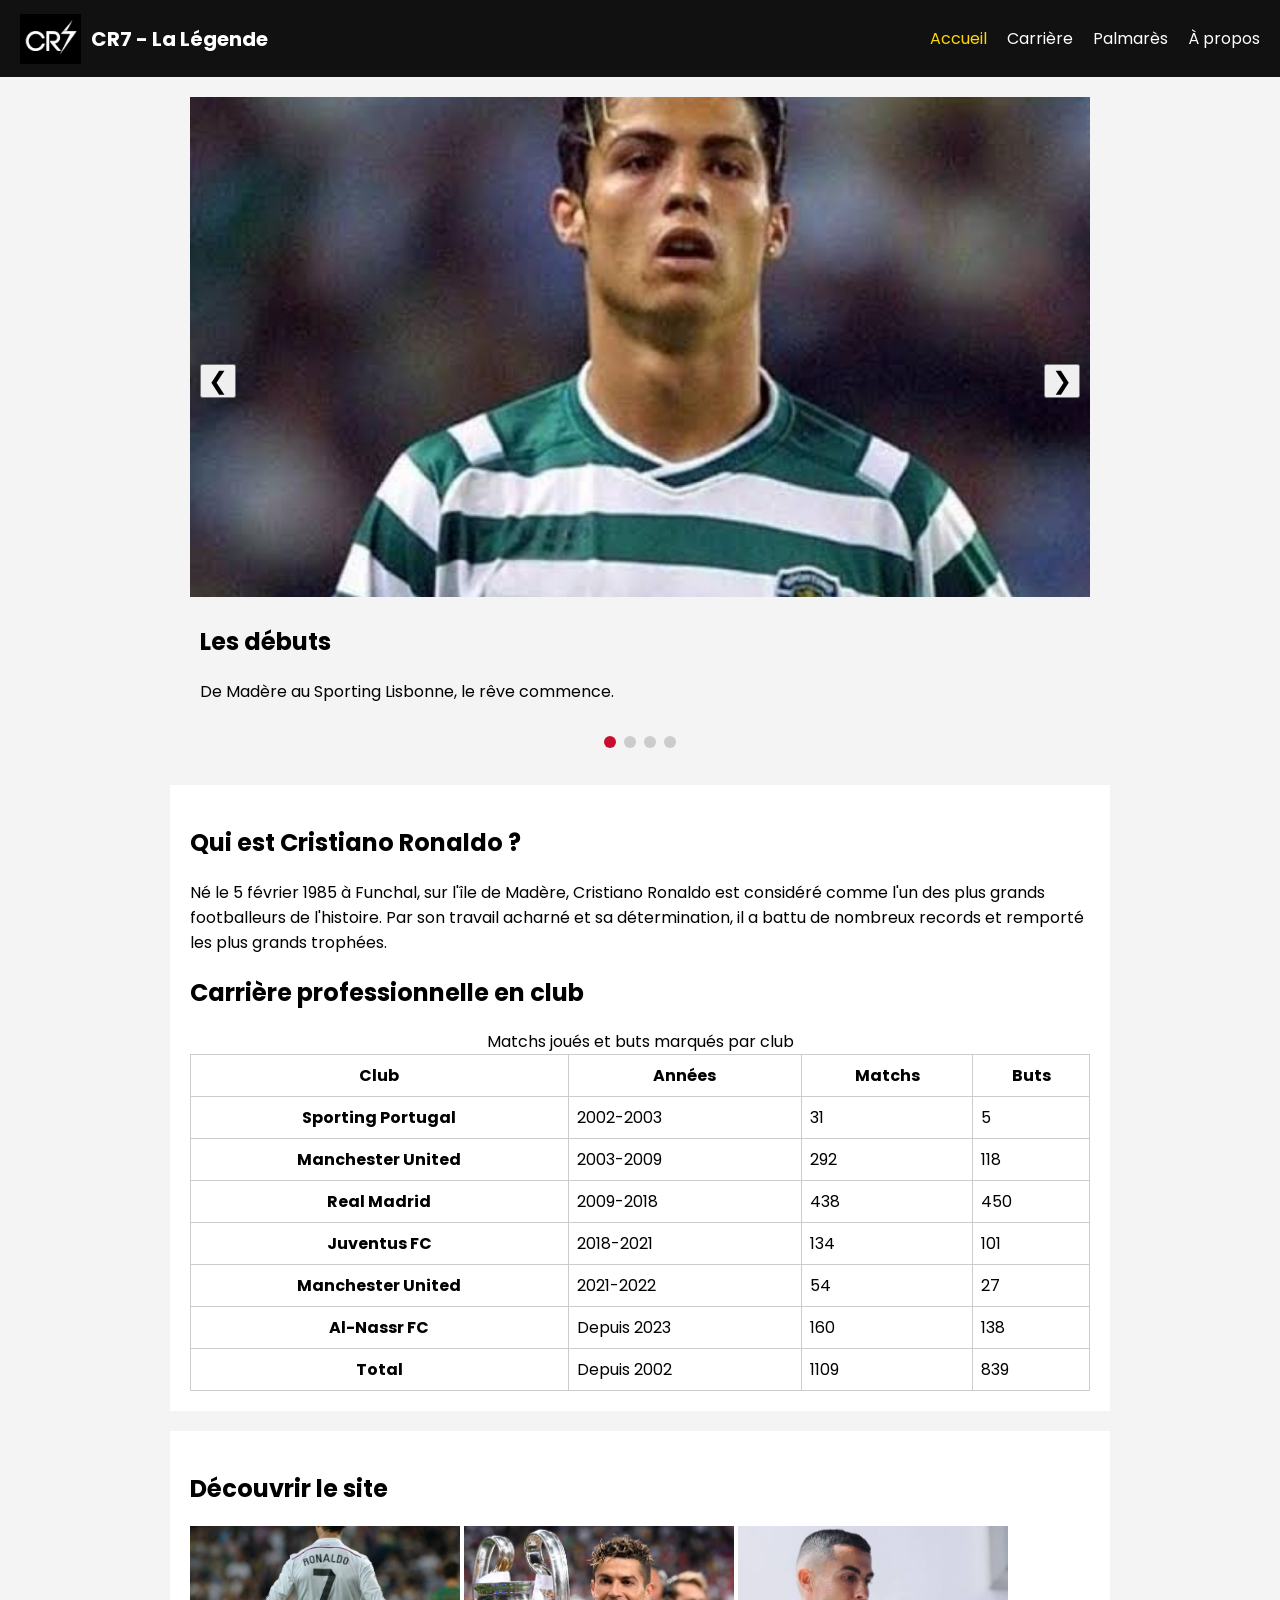
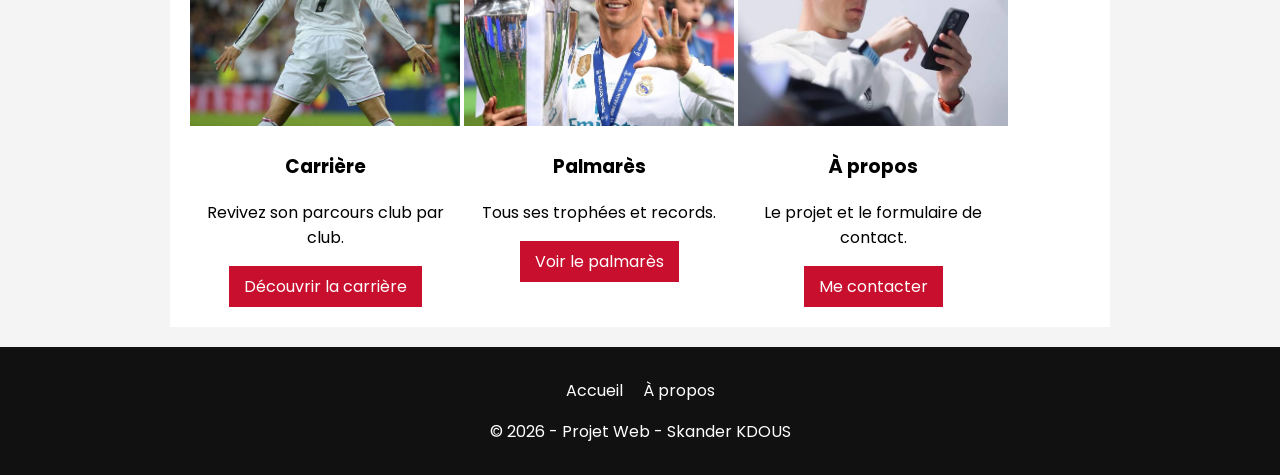
<file: index.html>
<!DOCTYPE html><!-- Version 5 de HTML -->
<html lang="fr"><!-- Précision de la langue pour le navigateur -->
    <head><!-- Entête du document -->
        <meta charset="UTF-8"><!-- Encodage des caractères en UTF-8 -->
        <meta name="viewport" content="width=device-width, initial-scale=1.0"><!-- Affichage adapté aux téléphones -->
        <meta name="description" content="Site consacré à Cristiano Ronaldo : sa carrière, ses statistiques et son palmarès."><!-- Description pour les moteurs de recherche -->
        <meta name="author" content="Skander KDOUS"><!-- Auteur du site -->
        <title>Accueil | CR7 - La Légende</title><!-- Titre de l'onglet -->
        <link rel="preconnect" href="https://fonts.googleapis.com">
        <link rel="preconnect" href="https://fonts.gstatic.com" crossorigin>
        <link href="https://fonts.googleapis.com/css2?family=Poppins:wght@400;600;700&display=swap" rel="stylesheet">
        <link rel="stylesheet" href="css/style.css"><!-- Lien vers la feuille de style -->
        <script src="js/menu.js" defer></script>
        <script src="js/carousel.js" defer></script>
    </head><!-- Fin entête -->

    <body><!-- Début du code de la page -->

        <!-- ===== EN-TÊTE ===== -->
        <header>
            <a href="index.html" class="logo">
                <img src="img/cr7_logo.jpg" alt="Logo CR7">
                <span class="titre-site">CR7 - La Légende</span>
            </a>
            <!-- Bouton du menu sur téléphone (géré par menu.js) -->
            <button type="button" class="burger" aria-label="Ouvrir le menu" aria-expanded="false">&#9776;</button>
            <nav aria-label="Menu principal">
                <ul>
                    <li><a href="index.html" aria-current="page">Accueil</a></li>
                    <li><a href="pages/carriere.html">Carrière</a></li>
                    <li><a href="pages/palmares.html">Palmarès</a></li>
                    <li><a href="pages/apropos.html">À propos</a></li>
                </ul>
            </nav>
        </header>

        <!-- ===== CONTENU PRINCIPAL ===== -->
        <main>

            <!-- ===== CARROUSEL ===== -->
            <div class="caroussel" role="region" aria-roledescription="carrousel" aria-label="Les grandes étapes de CR7">
                <ul>
                    <li class="active">
                        <img src="img/slide1.jpg" alt="Cristiano Ronaldo sous le maillot du Sporting Lisbonne">
                        <h2>Les débuts</h2>
                        <p>De Madère au Sporting Lisbonne, le rêve commence.</p>
                    </li>
                    <li>
                        <img src="img/slide2.jpg" alt="Cristiano Ronaldo sous le maillot de Manchester United">
                        <h2>Manchester United</h2>
                        <p>Le premier Ballon d'Or en 2008.</p>
                    </li>
                    <li>
                        <img src="img/slide3.jpg" alt="Cristiano Ronaldo sous le maillot du Real Madrid">
                        <h2>Real Madrid</h2>
                        <p>Neuf saisons, 450 buts, meilleur buteur de l'histoire du club.</p>
                    </li>
                    <li>
                        <img src="img/slide4.jpg" alt="Cristiano Ronaldo sous le maillot du Portugal">
                        <h2>Portugal</h2>
                        <p>Champion d'Europe 2016, le rêve d'une nation.</p>
                    </li>
                </ul>
                <!-- type="button" et aria-label : les flèches sont lisibles par les lecteurs d'écran -->
                <button type="button" class="fleche gauche" aria-label="Image précédente">&#10094;</button>
                <button type="button" class="fleche droite" aria-label="Image suivante">&#10095;</button>
                <div class="points"></div><!-- Les points sont ajoutés par le JavaScript -->
            </div>

            <!-- ===== PRÉSENTATION ===== -->
            <section>
                <h1>Qui est Cristiano Ronaldo ?</h1>
                <p>Né le <time datetime="1985-02-05">5 février 1985</time> à Funchal, sur l'île de Madère, Cristiano Ronaldo est considéré comme l'un des plus grands footballeurs de l'histoire. Par son travail acharné et sa détermination, il a battu de nombreux records et remporté les plus grands trophées.</p>

                <h2>Carrière professionnelle en club</h2>

                <table id="table-stats">
                    <caption>Matchs joués et buts marqués par club</caption><!-- Titre du tableau -->
                    <thead>
                        <tr>
                            <th scope="col">Club</th>
                            <th scope="col">Années</th>
                            <th scope="col">Matchs</th>
                            <th scope="col">Buts</th>
                        </tr>
                    </thead>
                    <tbody>
                        <tr>
                            <th scope="row">Sporting Portugal</th>
                            <td>2002-2003</td>
                            <td>31</td>
                            <td>5</td>
                        </tr>
                        <tr>
                            <th scope="row">Manchester United</th>
                            <td>2003-2009</td>
                            <td>292</td>
                            <td>118</td>
                        </tr>
                        <tr>
                            <th scope="row">Real Madrid</th>
                            <td>2009-2018</td>
                            <td>438</td>
                            <td>450</td>
                        </tr>
                        <tr>
                            <th scope="row">Juventus FC</th>
                            <td>2018-2021</td>
                            <td>134</td>
                            <td>101</td>
                        </tr>
                        <tr>
                            <th scope="row">Manchester United</th>
                            <td>2021-2022</td>
                            <td>54</td>
                            <td>27</td>
                        </tr>
                        <tr>
                            <th scope="row">Al-Nassr FC</th>
                            <td>Depuis 2023</td>
                            <td>160</td>
                            <td>138</td>
                        </tr>
                    </tbody>
                    <tfoot>
                        <tr>
                            <th scope="row">Total</th>
                            <td>Depuis 2002</td>
                            <td>1109</td>
                            <td>839</td>
                        </tr>
                    </tfoot>
                </table>
            </section>

            <!-- ===== CARTES DE NAVIGATION ===== -->
            <section class="cartes">
                <h2>Découvrir le site</h2>

                <article class="conteneur-cartes"><!-- article : chaque carte est un bloc indépendant -->
                    <img src="img/slide5.jpg" alt="Cristiano Ronaldo à Manchester United">
                    <h3>Carrière</h3>
                    <p>Revivez son parcours club par club.</p>
                    <a href="pages/carriere.html" class="bouton">Découvrir la carrière</a>
                </article>

                <article class="conteneur-cartes">
                    <img src="img/slide6.jpg" alt="Cristiano Ronaldo au Real Madrid">
                    <h3>Palmarès</h3>
                    <p>Tous ses trophées et records.</p>
                    <a href="pages/palmares.html" class="bouton">Voir le palmarès</a>
                </article>

                <article class="conteneur-cartes">
                    <img src="img/slide8.jpg" alt="Cristiano Ronaldo avec le Portugal">
                    <h3>À propos</h3>
                    <p>Le projet et le formulaire de contact.</p>
                    <a href="pages/apropos.html" class="bouton">Me contacter</a>
                </article>
            </section>

        </main><!-- Fin du contenu principal -->

        <!-- ===== PIED DE PAGE ===== -->
        <footer>
            <nav aria-label="Liens du pied de page">
                <ul>
                    <li><a href="index.html">Accueil</a></li>
                    <li><a href="pages/apropos.html">À propos</a></li>
                </ul>
            </nav>
            <p>&copy; 2026 - Projet Web - Skander KDOUS</p>
        </footer>
    </body>
</html>
</file>
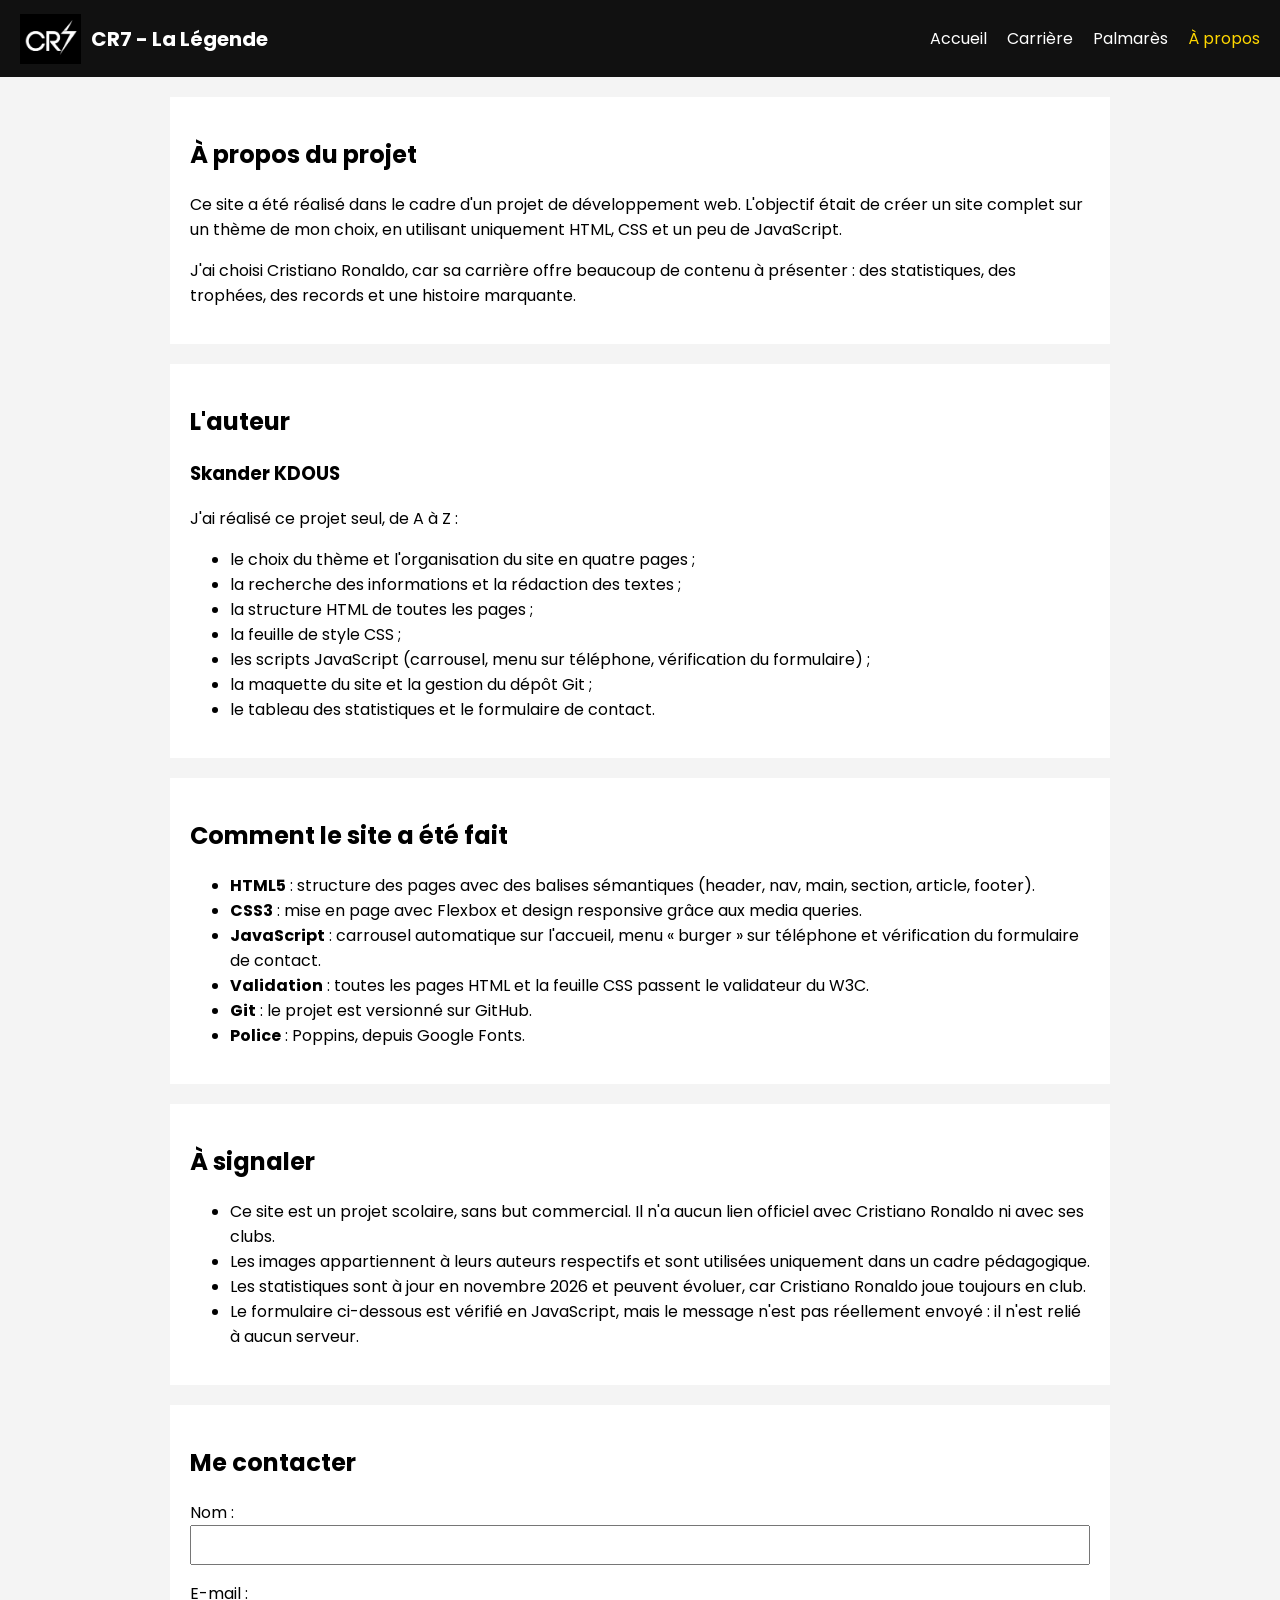
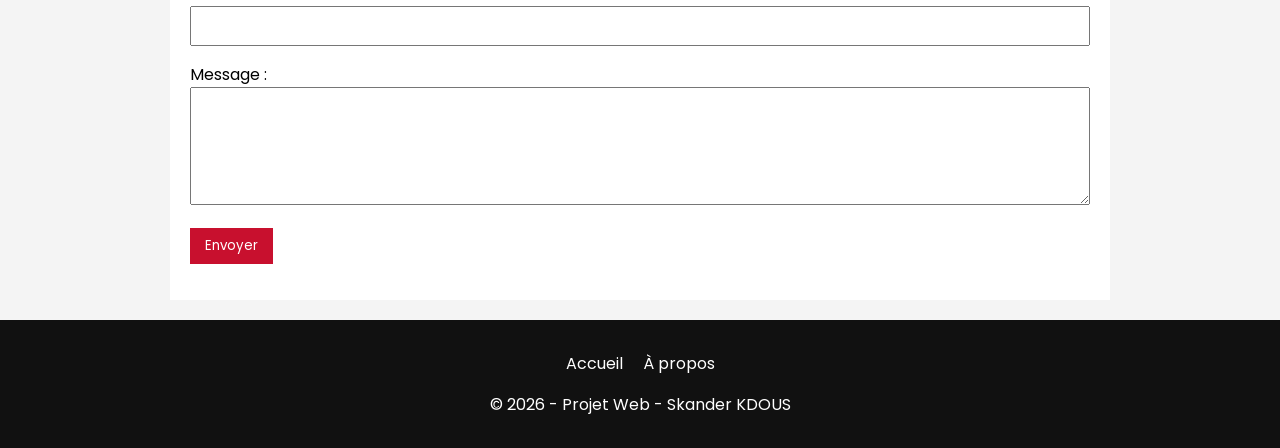
<file: pages/apropos.html>
<!DOCTYPE html>
<html lang="fr">
    <head>
        <meta charset="UTF-8">
        <meta name="viewport" content="width=device-width, initial-scale=1.0">
        <title>À propos | CR7 - La Légende</title>
        <link rel="preconnect" href="https://fonts.googleapis.com">
        <link rel="preconnect" href="https://fonts.gstatic.com" crossorigin>
        <link href="https://fonts.googleapis.com/css2?family=Poppins:wght@400;600;700&display=swap" rel="stylesheet">
        <link rel="stylesheet" href="../css/style.css">
        <script src="../js/menu.js" defer></script>
        <script src="../js/formulaire.js" defer></script>
    </head>

    <body>

        <!-- ===== EN-TÊTE ===== -->
        <header>
            <a href="../index.html" class="logo">
                <img src="../img/cr7_logo.jpg" alt="Logo CR7">
                <span class="titre-site">CR7 - La Légende</span>
            </a>
            <!-- Bouton du menu sur téléphone (géré par menu.js) -->
            <button type="button" class="burger" aria-label="Ouvrir le menu" aria-expanded="false">&#9776;</button>
            <nav aria-label="Menu principal">
                <ul>
                    <li><a href="../index.html">Accueil</a></li>
                    <li><a href="carriere.html">Carrière</a></li>
                    <li><a href="palmares.html">Palmarès</a></li>
                    <li><a href="apropos.html" aria-current="page">À propos</a></li>
                </ul>
            </nav>
        </header>

        <main>
            <!-- ===== LE PROJET ===== -->
            <section>
                <h1>À propos du projet</h1>
                <p>Ce site a été réalisé dans le cadre d'un projet de développement web. L'objectif était de créer un site complet sur un thème de mon choix, en utilisant uniquement HTML, CSS et un peu de JavaScript.</p>
                <p>J'ai choisi Cristiano Ronaldo, car sa carrière offre beaucoup de contenu à présenter : des statistiques, des trophées, des records et une histoire marquante.</p>
            </section>

            <!-- ===== L'AUTEUR ===== -->
            <section>
                <h2>L'auteur</h2>
                <article>
                    <h3>Skander KDOUS</h3>
                    <p>J'ai réalisé ce projet seul, de A à Z :</p>
                    <ul>
                        <li>le choix du thème et l'organisation du site en quatre pages ;</li>
                        <li>la recherche des informations et la rédaction des textes ;</li>
                        <li>la structure HTML de toutes les pages ;</li>
                        <li>la feuille de style CSS ;</li>
                        <li>les scripts JavaScript (carrousel, menu sur téléphone, vérification du formulaire) ;</li>
                        <li>la maquette du site et la gestion du dépôt Git ;</li>
                        <li>le tableau des statistiques et le formulaire de contact.</li>
                    </ul>
                </article>
            </section>

            <!-- ===== INFOS TECHNIQUES ===== -->
            <section>
                <h2>Comment le site a été fait</h2>
                <ul>
                    <li><strong>HTML5</strong> : structure des pages avec des balises sémantiques (header, nav, main, section, article, footer).</li>
                    <li><strong>CSS3</strong> : mise en page avec Flexbox et design responsive grâce aux media queries.</li>
                    <li><strong>JavaScript</strong> : carrousel automatique sur l'accueil, menu « burger » sur téléphone et vérification du formulaire de contact.</li>
                    <li><strong>Validation</strong> : toutes les pages HTML et la feuille CSS passent le validateur du W3C.</li>
                    <li><strong>Git</strong> : le projet est versionné sur GitHub.</li>
                    <li><strong>Police</strong> : Poppins, depuis Google Fonts.</li>
                </ul>
            </section>

            <!-- ===== À SIGNALER ===== -->
            <section>
                <h2>À signaler</h2>
                <ul>
                    <li>Ce site est un projet scolaire, sans but commercial. Il n'a aucun lien officiel avec Cristiano Ronaldo ni avec ses clubs.</li>
                    <li>Les images appartiennent à leurs auteurs respectifs et sont utilisées uniquement dans un cadre pédagogique.</li>
                    <li>Les statistiques sont à jour en novembre 2026 et peuvent évoluer, car Cristiano Ronaldo joue toujours en club.</li>
                    <li>Le formulaire ci-dessous est vérifié en JavaScript, mais le message n'est pas réellement envoyé : il n'est relié à aucun serveur.</li>
                </ul>
            </section>

            <!-- ===== FORMULAIRE DE CONTACT ===== -->
            <section>
                <h2>Me contacter</h2>
                <form action="#" method="post" id="formulaire" novalidate>
                    <p>
                        <label for="nom">Nom :</label><br>
                        <input type="text" id="nom" name="nom" required>
                    </p>
                    <p>
                        <label for="email">E-mail :</label><br>
                        <input type="email" id="email" name="email" required>
                    </p>
                    <p>
                        <label for="message">Message :</label><br>
                        <textarea id="message" name="message" rows="5" required></textarea>
                    </p>
                    <button type="submit" class="bouton">Envoyer</button>
                    <p id="message-form" class="message-form" aria-live="polite"></p>
                </form>
            </section>
        </main>

        <!-- ===== PIED DE PAGE ===== -->
        <footer>
            <nav aria-label="Liens du pied de page">
                <ul>
                    <li><a href="../index.html">Accueil</a></li>
                    <li><a href="apropos.html">À propos</a></li>
                </ul>
            </nav>
            <p>&copy; 2026 - Projet Web - Skander KDOUS</p>
        </footer>

    </body>
</html>
</file>
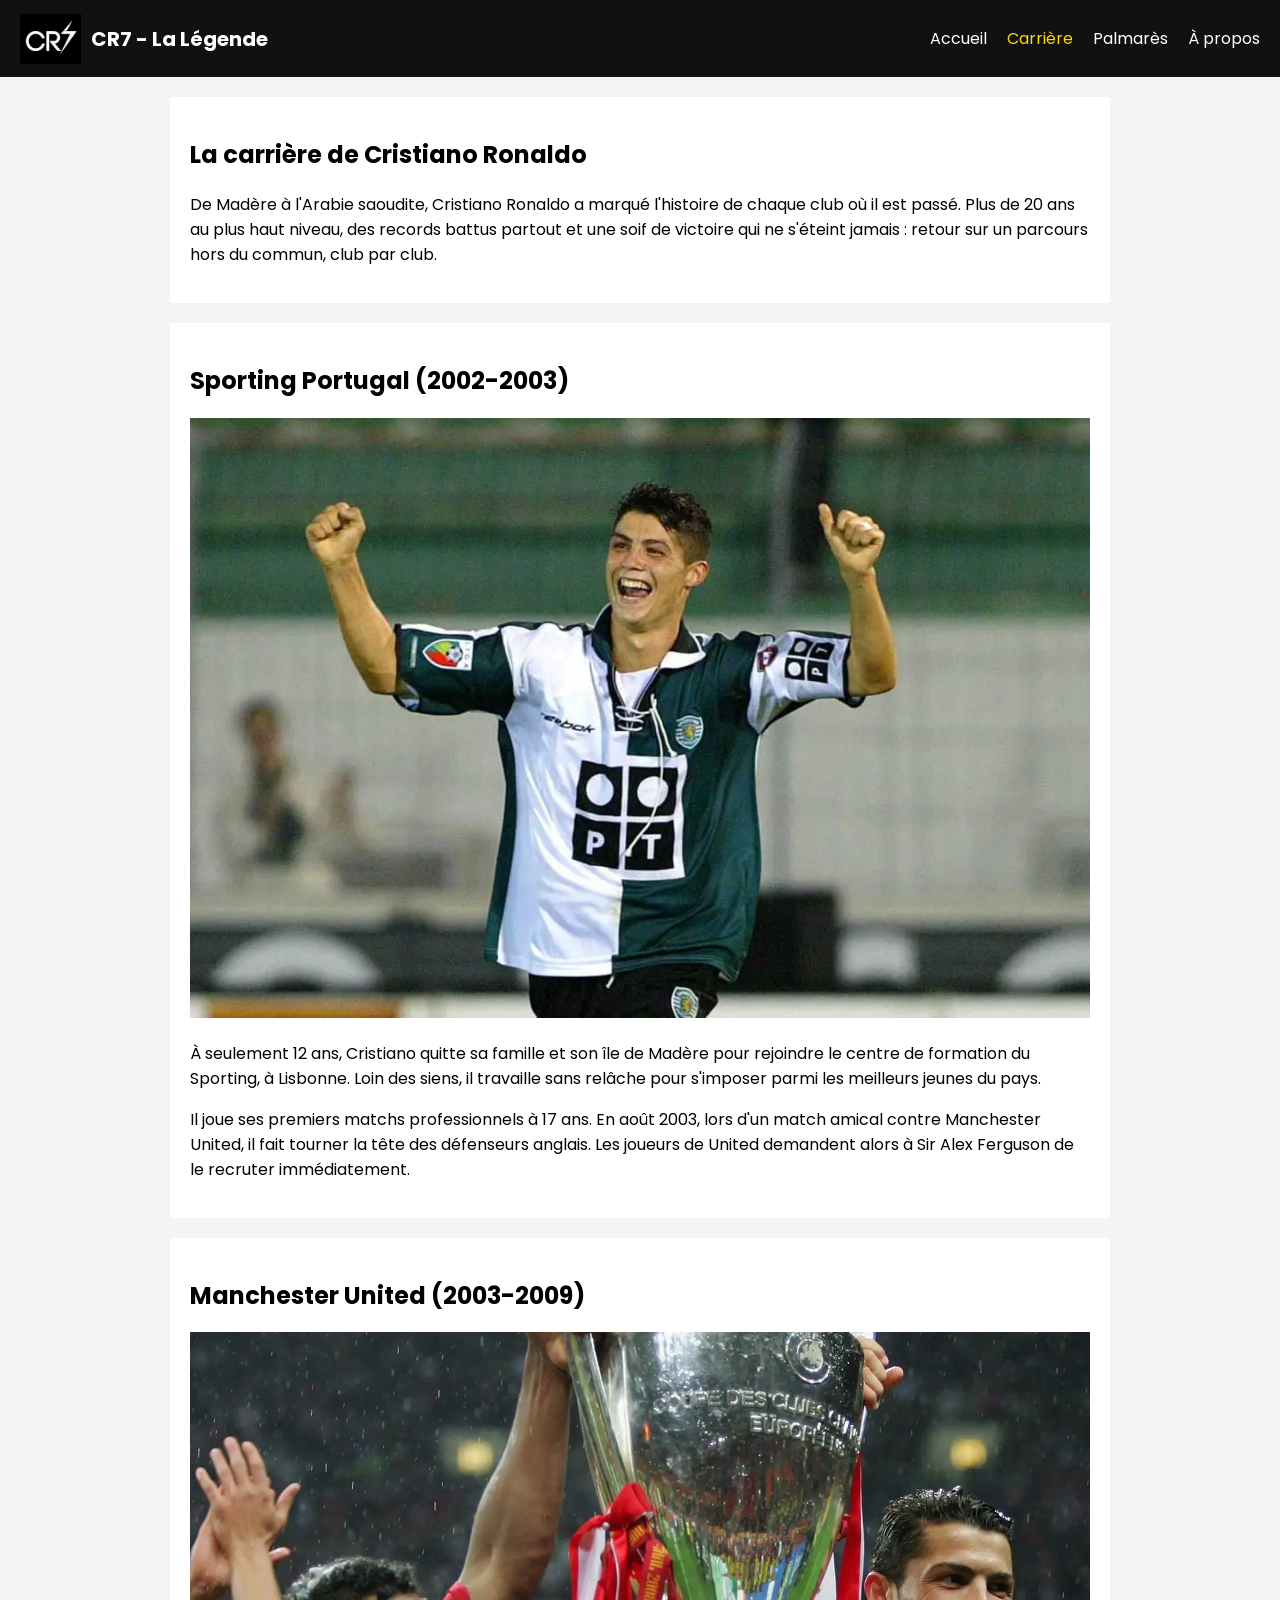
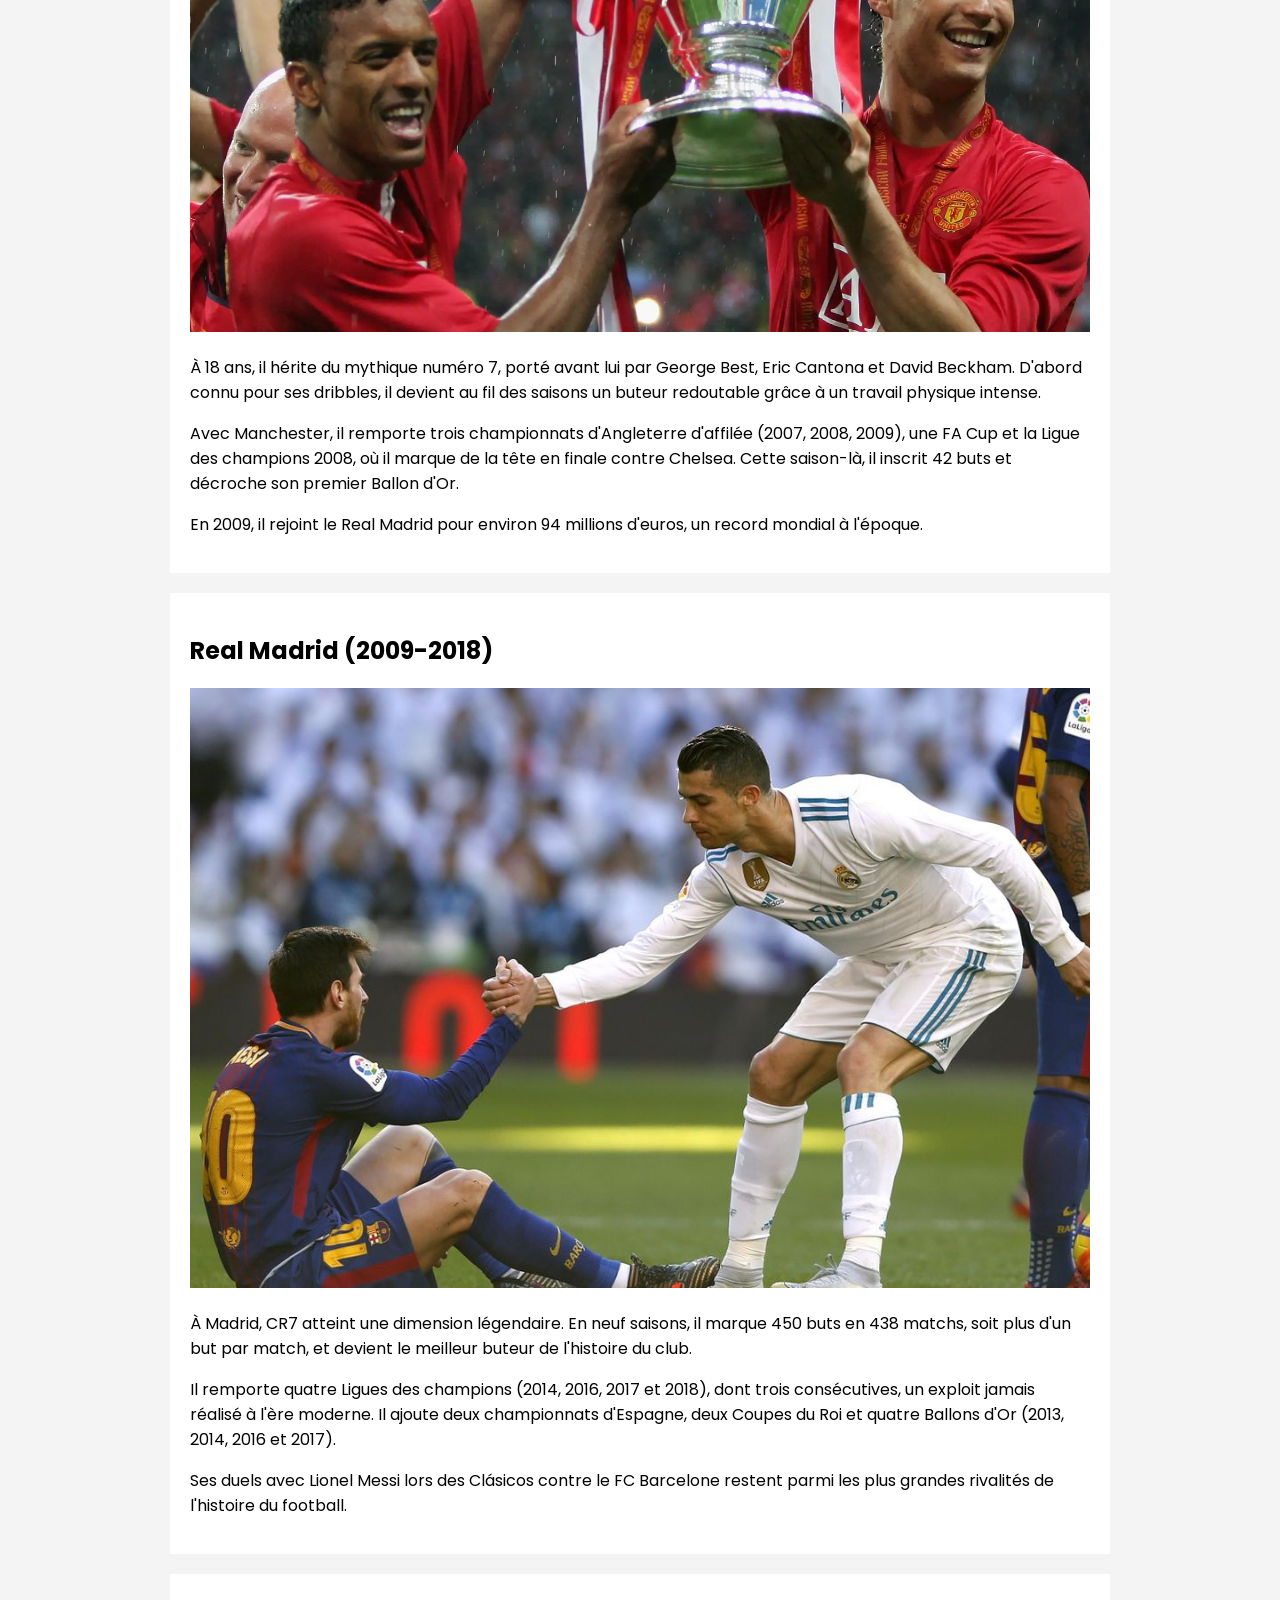
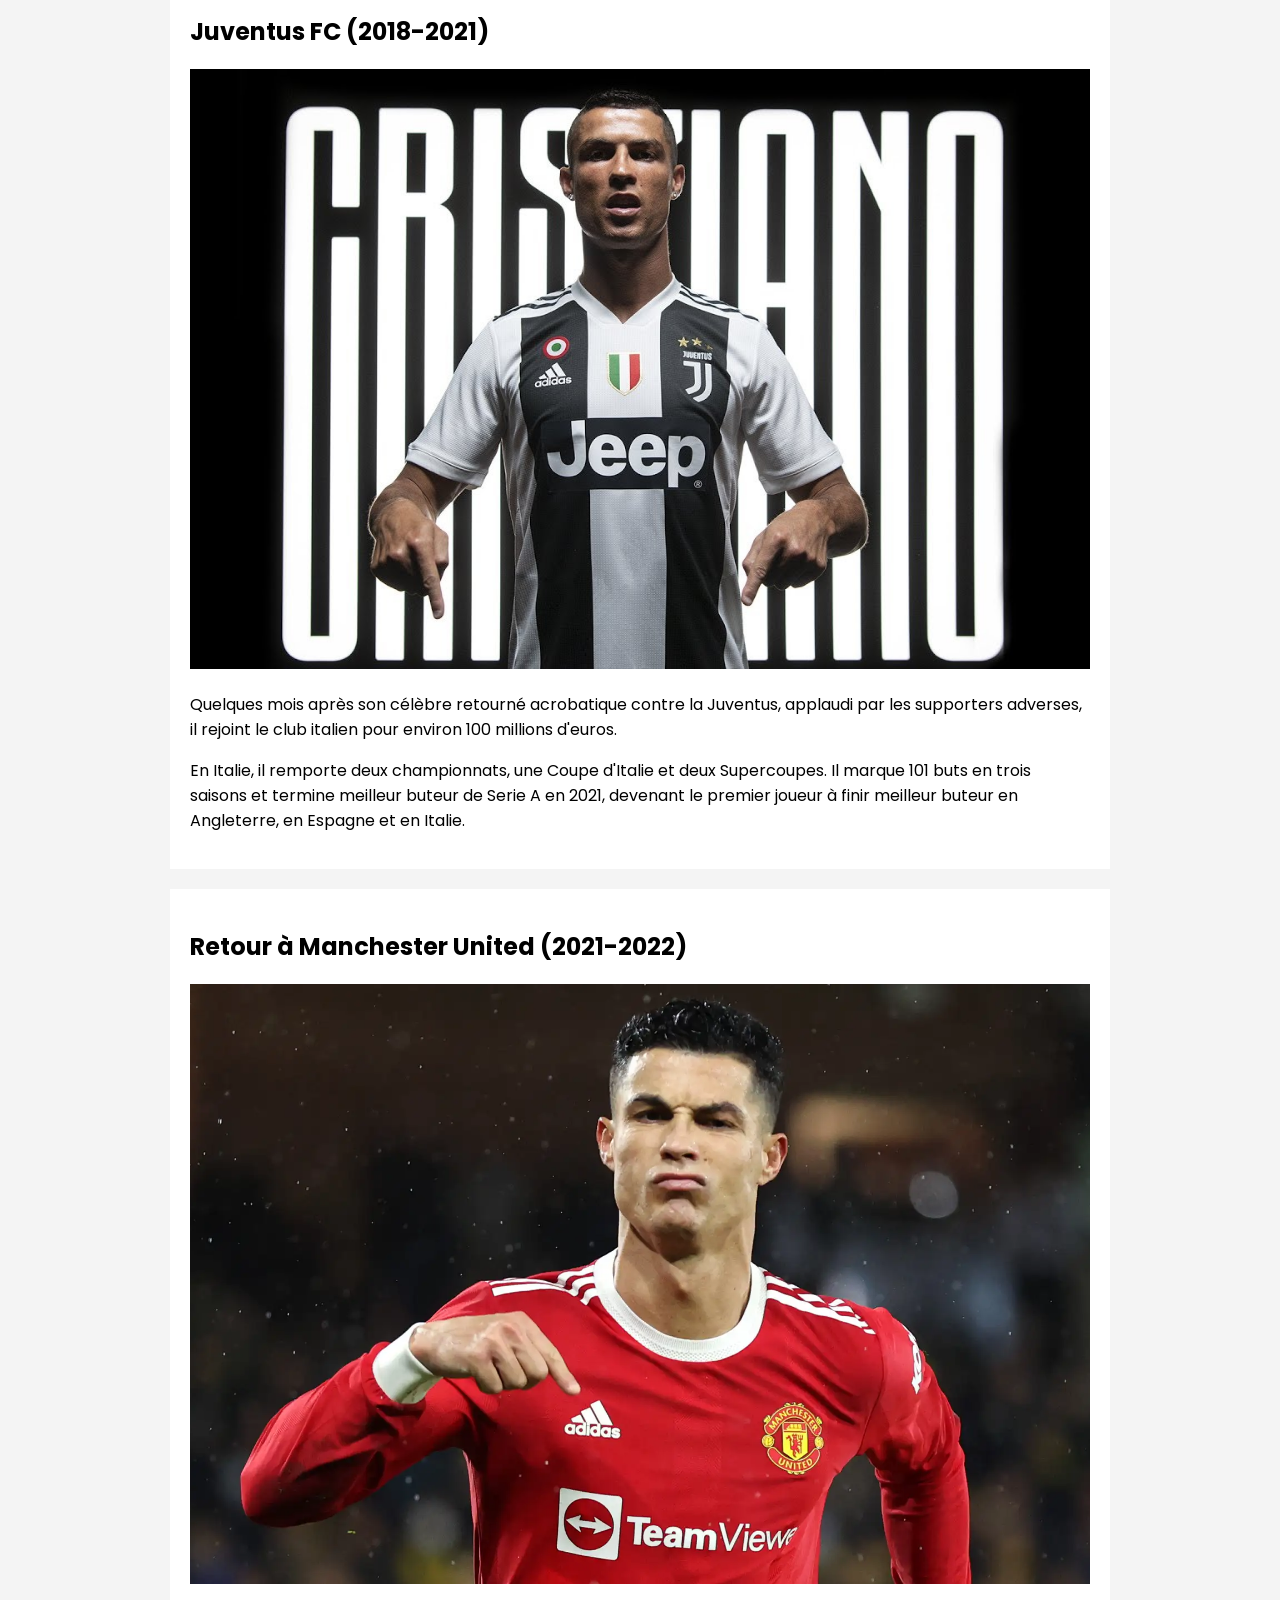
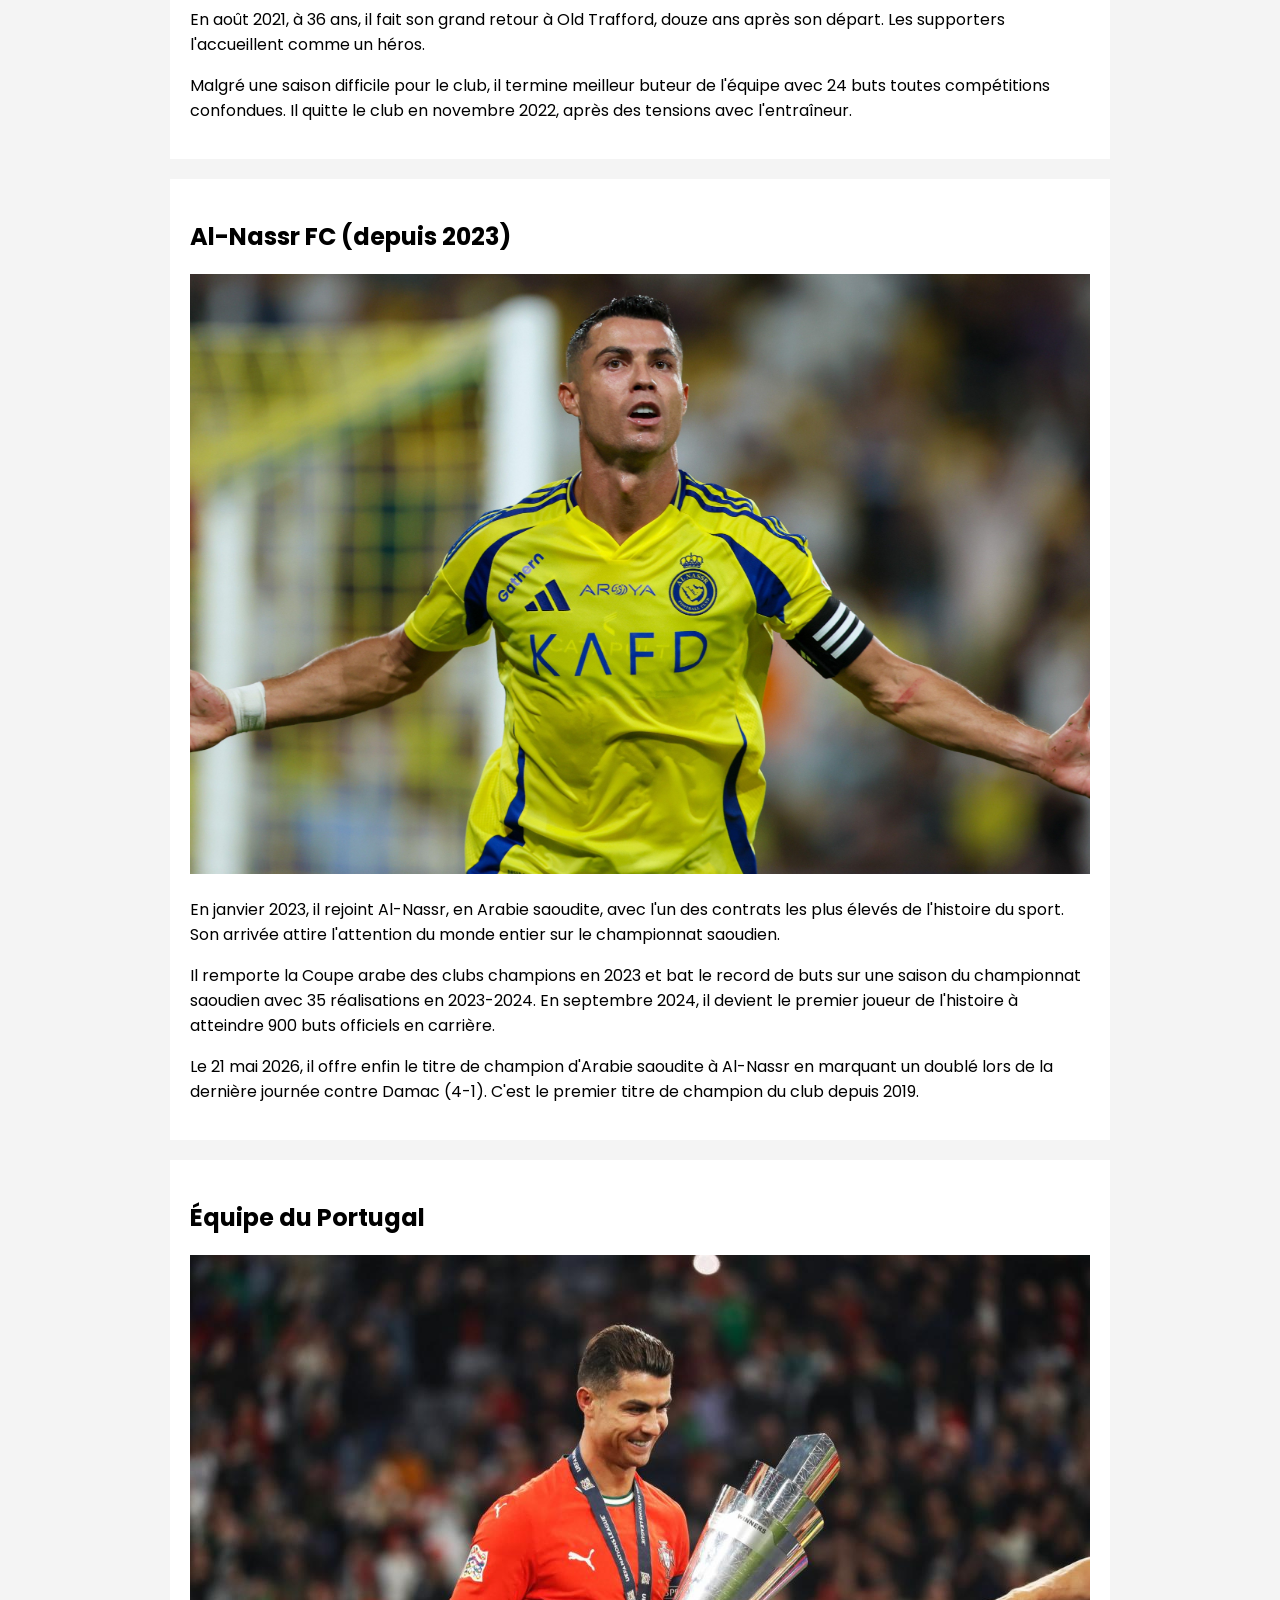
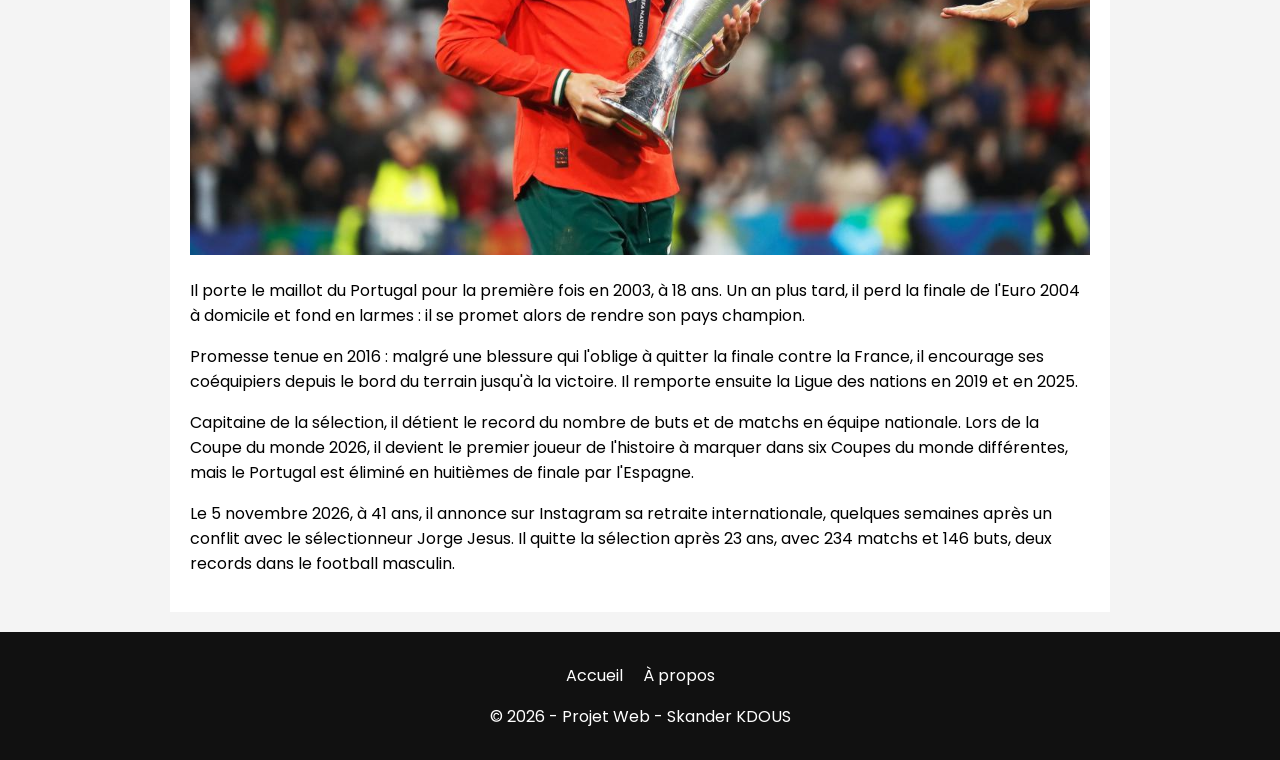
<file: pages/carriere.html>
<!DOCTYPE html>
<html lang="fr">
    <head>
        <meta charset="UTF-8">
        <meta name="viewport" content="width=device-width, initial-scale=1.0">
        <title>Carrière | CR7 - La Légende</title>
        <link rel="preconnect" href="https://fonts.googleapis.com">
        <link rel="preconnect" href="https://fonts.gstatic.com" crossorigin>
        <link href="https://fonts.googleapis.com/css2?family=Poppins:wght@400;600;700&display=swap" rel="stylesheet">
        <link rel="stylesheet" href="../css/style.css">
        <script src="../js/menu.js" defer></script>
    </head>

    <body>

        <!-- ===== EN-TÊTE ===== -->
        <header>
            <a href="../index.html" class="logo">
                <img src="../img/cr7_logo.jpg" alt="Logo CR7">
                <span class="titre-site">CR7 - La Légende</span>
            </a>
            <!-- Bouton du menu sur téléphone (géré par menu.js) -->
            <button type="button" class="burger" aria-label="Ouvrir le menu" aria-expanded="false">&#9776;</button>
            <nav aria-label="Menu principal">
                <ul>
                    <li><a href="../index.html">Accueil</a></li>
                    <li><a href="carriere.html" aria-current="page">Carrière</a></li>
                    <li><a href="palmares.html">Palmarès</a></li>
                    <li><a href="apropos.html">À propos</a></li>
                </ul>
            </nav>
        </header>

        <main>
            <section>
                <h1>La carrière de Cristiano Ronaldo</h1>
                <p>De Madère à l'Arabie saoudite, Cristiano Ronaldo a marqué l'histoire de chaque club où il est passé. Plus de 20 ans au plus haut niveau, des records battus partout et une soif de victoire qui ne s'éteint jamais : retour sur un parcours hors du commun, club par club.</p>
            </section>

            <!-- ===== SPORTING ===== -->
            <section>
                <h2>Sporting Portugal (2002-2003)</h2>
                <img src="../img/cr7_sporting.jpg" alt="Cristiano Ronaldo au Sporting">
                <p>À seulement 12 ans, Cristiano quitte sa famille et son île de Madère pour rejoindre le centre de formation du Sporting, à Lisbonne. Loin des siens, il travaille sans relâche pour s'imposer parmi les meilleurs jeunes du pays.</p>
                <p>Il joue ses premiers matchs professionnels à 17 ans. En août 2003, lors d'un match amical contre Manchester United, il fait tourner la tête des défenseurs anglais. Les joueurs de United demandent alors à Sir Alex Ferguson de le recruter immédiatement.</p>
            </section>

            <!-- ===== MANCHESTER UNITED ===== -->
            <section>
                <h2>Manchester United (2003-2009)</h2>
                <img src="../img/cr7_ldc2008.jpg" alt="Cristiano Ronaldo à Manchester United">
                <p>À 18 ans, il hérite du mythique numéro 7, porté avant lui par George Best, Eric Cantona et David Beckham. D'abord connu pour ses dribbles, il devient au fil des saisons un buteur redoutable grâce à un travail physique intense.</p>
                <p>Avec Manchester, il remporte trois championnats d'Angleterre d'affilée (2007, 2008, 2009), une FA Cup et la Ligue des champions 2008, où il marque de la tête en finale contre Chelsea. Cette saison-là, il inscrit 42 buts et décroche son premier Ballon d'Or.</p>
                <p>En 2009, il rejoint le Real Madrid pour environ 94 millions d'euros, un record mondial à l'époque.</p>
            </section>

            <!-- ===== REAL MADRID ===== -->
            <section>
                <h2>Real Madrid (2009-2018)</h2>
                <img src="../img/cr7_messi.jpg" alt="Cristiano Ronaldo et Messi">
                <p>À Madrid, CR7 atteint une dimension légendaire. En neuf saisons, il marque 450 buts en 438 matchs, soit plus d'un but par match, et devient le meilleur buteur de l'histoire du club.</p>
                <p>Il remporte quatre Ligues des champions (2014, 2016, 2017 et 2018), dont trois consécutives, un exploit jamais réalisé à l'ère moderne. Il ajoute deux championnats d'Espagne, deux Coupes du Roi et quatre Ballons d'Or (2013, 2014, 2016 et 2017).</p>
                <p>Ses duels avec Lionel Messi lors des Clásicos contre le FC Barcelone restent parmi les plus grandes rivalités de l'histoire du football.</p>
            </section>

            <!-- ===== JUVENTUS ===== -->
            <section>
                <h2>Juventus FC (2018-2021)</h2>
                <img src="../img/cr7_juve.jpg" alt="Cristiano Ronaldo avec la Juve">
                <p>Quelques mois après son célèbre retourné acrobatique contre la Juventus, applaudi par les supporters adverses, il rejoint le club italien pour environ 100 millions d'euros.</p>
                <p>En Italie, il remporte deux championnats, une Coupe d'Italie et deux Supercoupes. Il marque 101 buts en trois saisons et termine meilleur buteur de Serie A en 2021, devenant le premier joueur à finir meilleur buteur en Angleterre, en Espagne et en Italie.</p>
            </section>

            <!-- ===== RETOUR À MANCHESTER ===== -->
            <section>
                <h2>Retour à Manchester United (2021-2022)</h2>
                <img src="../img/cr7_manu2021.jpg" alt="Cristiano Ronaldo avec Man U 2021">
                <p>En août 2021, à 36 ans, il fait son grand retour à Old Trafford, douze ans après son départ. Les supporters l'accueillent comme un héros.</p>
                <p>Malgré une saison difficile pour le club, il termine meilleur buteur de l'équipe avec 24 buts toutes compétitions confondues. Il quitte le club en novembre 2022, après des tensions avec l'entraîneur.</p>
            </section>

            <!-- ===== AL-NASSR ===== -->
            <section>
                <h2>Al-Nassr FC (depuis 2023)</h2>
                <img src="../img/cr7_alnasr.jpg" alt="Cristiano Ronaldo avec Al Nasr">
                <p>En janvier 2023, il rejoint Al-Nassr, en Arabie saoudite, avec l'un des contrats les plus élevés de l'histoire du sport. Son arrivée attire l'attention du monde entier sur le championnat saoudien.</p>
                <p>Il remporte la Coupe arabe des clubs champions en 2023 et bat le record de buts sur une saison du championnat saoudien avec 35 réalisations en 2023-2024. En septembre 2024, il devient le premier joueur de l'histoire à atteindre 900 buts officiels en carrière.</p>
                <p>Le 21 mai 2026, il offre enfin le titre de champion d'Arabie saoudite à Al-Nassr en marquant un doublé lors de la dernière journée contre Damac (4-1). C'est le premier titre de champion du club depuis 2019.</p>
            </section>

            <!-- ===== PORTUGAL ===== -->
            <section>
                <h2>Équipe du Portugal</h2>
                <img src="../img/cr7_ldn.jpg" alt="Cristiano Ronaldo avec le Portugal">
                <p>Il porte le maillot du Portugal pour la première fois en 2003, à 18 ans. Un an plus tard, il perd la finale de l'Euro 2004 à domicile et fond en larmes : il se promet alors de rendre son pays champion.</p>
                <p>Promesse tenue en 2016 : malgré une blessure qui l'oblige à quitter la finale contre la France, il encourage ses coéquipiers depuis le bord du terrain jusqu'à la victoire. Il remporte ensuite la Ligue des nations en 2019 et en 2025.</p>
                <p>Capitaine de la sélection, il détient le record du nombre de buts et de matchs en équipe nationale. Lors de la Coupe du monde 2026, il devient le premier joueur de l'histoire à marquer dans six Coupes du monde différentes, mais le Portugal est éliminé en huitièmes de finale par l'Espagne.</p>
                <p>Le 5 novembre 2026, à 41 ans, il annonce sur Instagram sa retraite internationale, quelques semaines après un conflit avec le sélectionneur Jorge Jesus. Il quitte la sélection après 23 ans, avec 234 matchs et 146 buts, deux records dans le football masculin.</p>
            </section>
        </main>

        <!-- ===== PIED DE PAGE ===== -->
        <footer>
            <nav aria-label="Liens du pied de page">
                <ul>
                    <li><a href="../index.html">Accueil</a></li>
                    <li><a href="apropos.html">À propos</a></li>
                </ul>
            </nav>
            <p>&copy; 2026 - Projet Web - Skander KDOUS</p>
        </footer>

    </body>
</html>
</file>
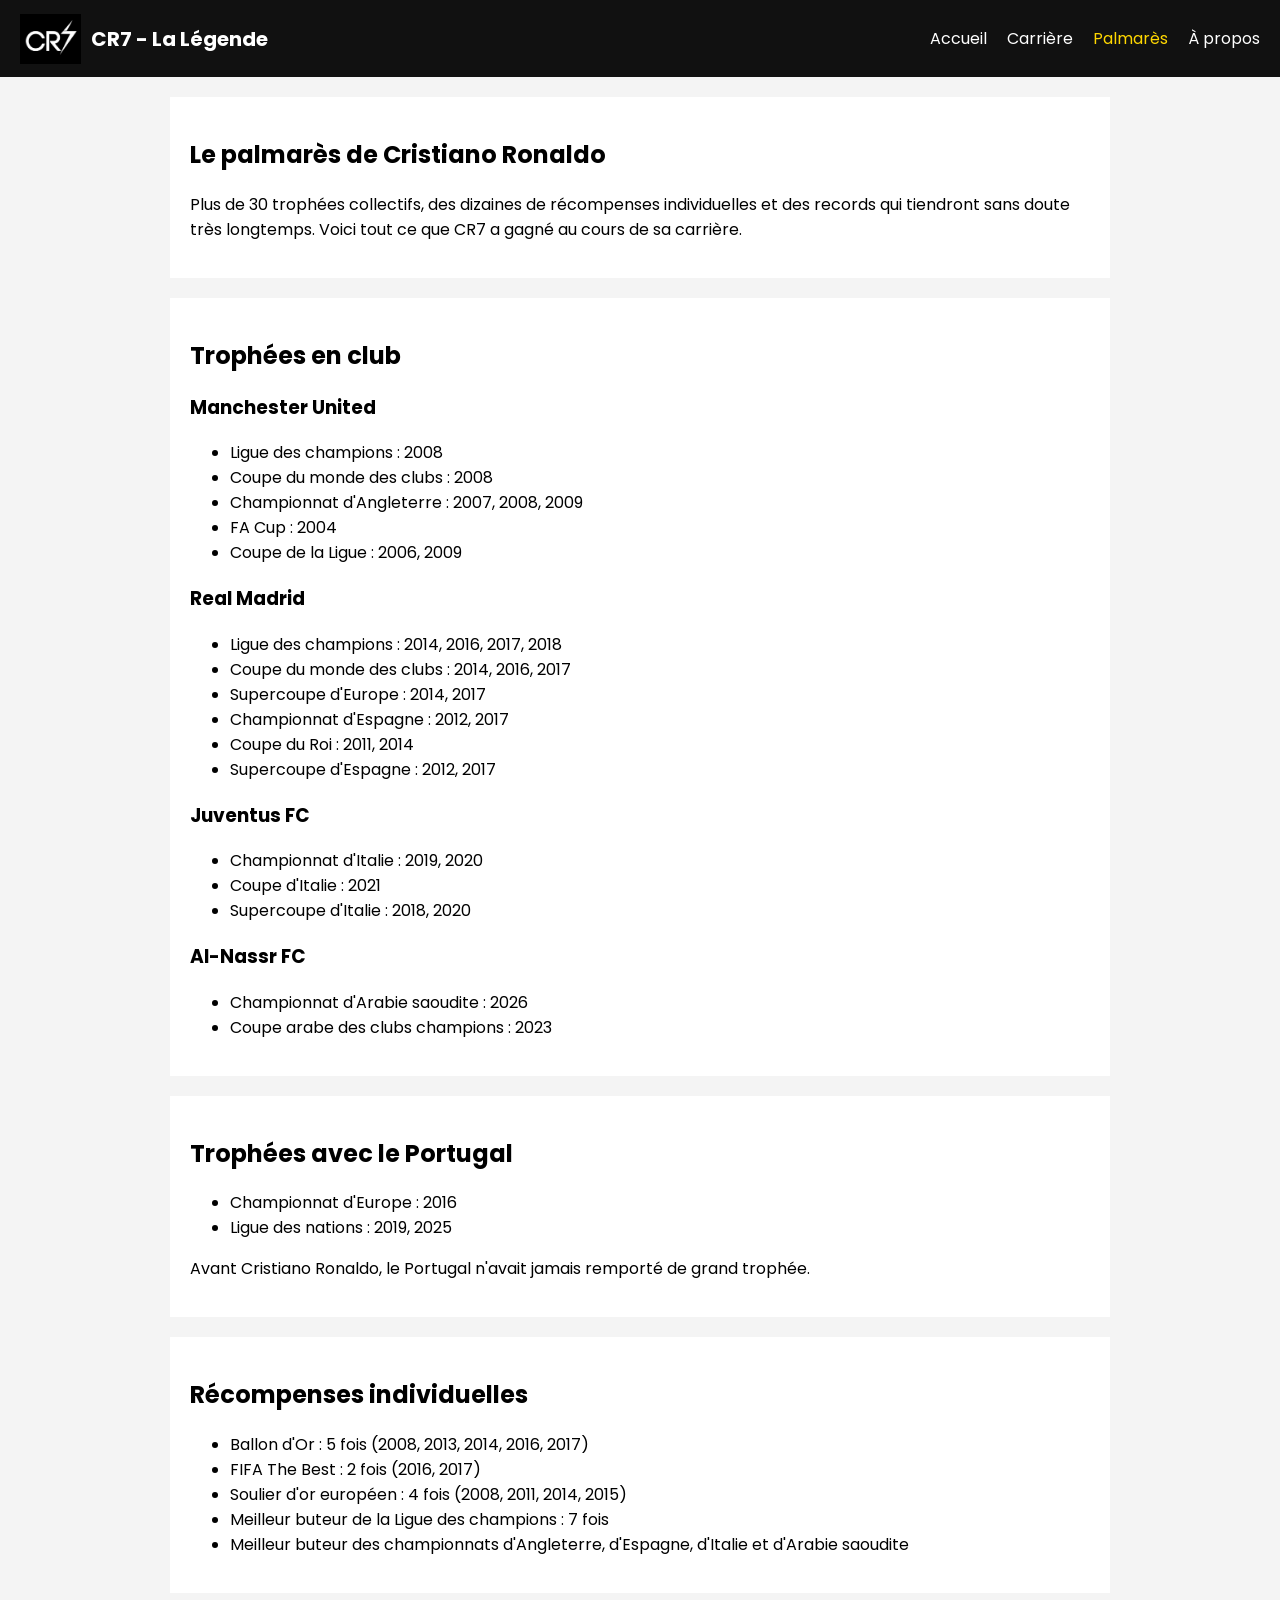
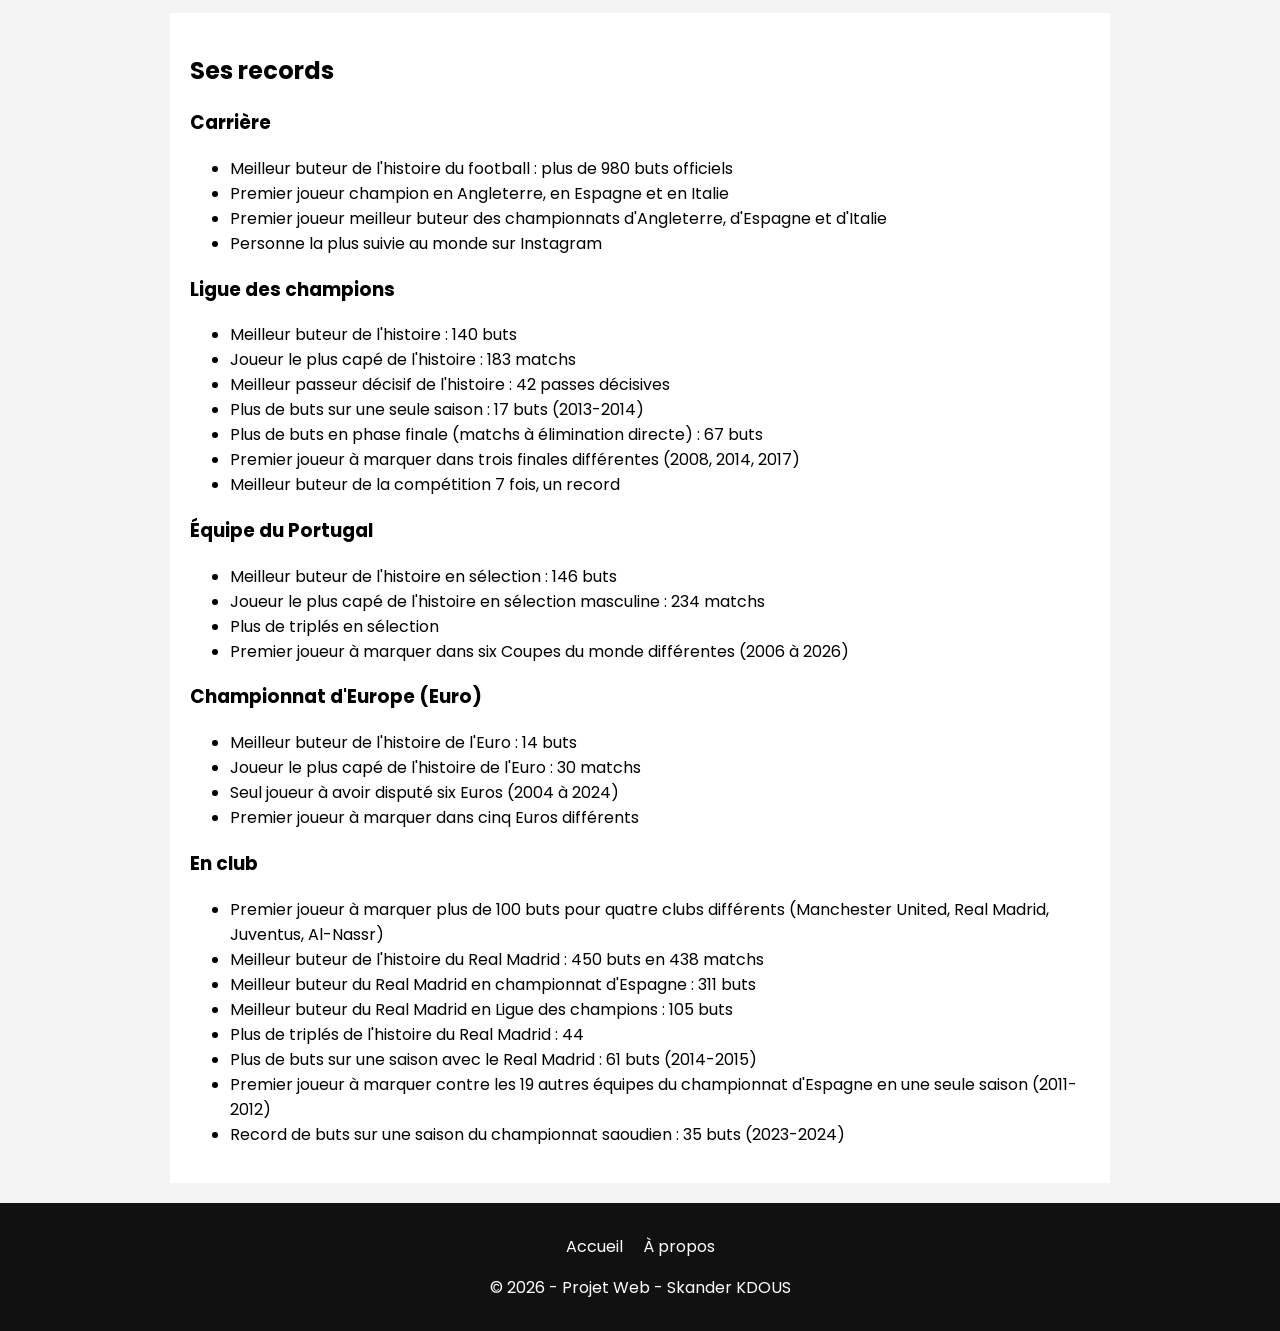
<file: pages/palmares.html>
<!DOCTYPE html>
<html lang="fr">
    <head>
        <meta charset="UTF-8">
        <meta name="viewport" content="width=device-width, initial-scale=1.0">
        <title>Palmarès | CR7 - La Légende</title>
        <link rel="preconnect" href="https://fonts.googleapis.com">
        <link rel="preconnect" href="https://fonts.gstatic.com" crossorigin>
        <link href="https://fonts.googleapis.com/css2?family=Poppins:wght@400;600;700&display=swap" rel="stylesheet">
        <link rel="stylesheet" href="../css/style.css">
        <script src="../js/menu.js" defer></script>
    </head>

    <body>

        <!-- ===== EN-TÊTE ===== -->
        <header>
            <a href="../index.html" class="logo">
                <img src="../img/cr7_logo.jpg" alt="Logo CR7">
                <span class="titre-site">CR7 - La Légende</span>
            </a>
            <!-- Bouton du menu sur téléphone (géré par menu.js) -->
            <button type="button" class="burger" aria-label="Ouvrir le menu" aria-expanded="false">&#9776;</button>
            <nav aria-label="Menu principal">
                <ul>
                    <li><a href="../index.html">Accueil</a></li>
                    <li><a href="carriere.html">Carrière</a></li>
                    <li><a href="palmares.html" aria-current="page">Palmarès</a></li>
                    <li><a href="apropos.html">À propos</a></li>
                </ul>
            </nav>
        </header>

        <main>
            <section>
                <h1>Le palmarès de Cristiano Ronaldo</h1>
                <p>Plus de 30 trophées collectifs, des dizaines de récompenses individuelles et des records qui tiendront sans doute très longtemps. Voici tout ce que CR7 a gagné au cours de sa carrière.</p>
            </section>

            <!-- ===== TROPHÉES EN CLUB ===== -->
            <section>
                <h2>Trophées en club</h2>

                <h3>Manchester United</h3>
                <ul>
                    <li>Ligue des champions : 2008</li>
                    <li>Coupe du monde des clubs : 2008</li>
                    <li>Championnat d'Angleterre : 2007, 2008, 2009</li>
                    <li>FA Cup : 2004</li>
                    <li>Coupe de la Ligue : 2006, 2009</li>
                </ul>

                <h3>Real Madrid</h3>
                <ul>
                    <li>Ligue des champions : 2014, 2016, 2017, 2018</li>
                    <li>Coupe du monde des clubs : 2014, 2016, 2017</li>
                    <li>Supercoupe d'Europe : 2014, 2017</li>
                    <li>Championnat d'Espagne : 2012, 2017</li>
                    <li>Coupe du Roi : 2011, 2014</li>
                    <li>Supercoupe d'Espagne : 2012, 2017</li>
                </ul>

                <h3>Juventus FC</h3>
                <ul>
                    <li>Championnat d'Italie : 2019, 2020</li>
                    <li>Coupe d'Italie : 2021</li>
                    <li>Supercoupe d'Italie : 2018, 2020</li>
                </ul>

                <h3>Al-Nassr FC</h3>
                <ul>
                    <li>Championnat d'Arabie saoudite : 2026</li>
                    <li>Coupe arabe des clubs champions : 2023</li>
                </ul>
            </section>

            <!-- ===== TROPHÉES AVEC LE PORTUGAL ===== -->
            <section>
                <h2>Trophées avec le Portugal</h2>
                <ul>
                    <li>Championnat d'Europe : 2016</li>
                    <li>Ligue des nations : 2019, 2025</li>
                </ul>
                <p>Avant Cristiano Ronaldo, le Portugal n'avait jamais remporté de grand trophée.</p>
            </section>

            <!-- ===== RÉCOMPENSES INDIVIDUELLES ===== -->
            <section>
                <h2>Récompenses individuelles</h2>
                <ul>
                    <li>Ballon d'Or : 5 fois (2008, 2013, 2014, 2016, 2017)</li>
                    <li>FIFA The Best : 2 fois (2016, 2017)</li>
                    <li>Soulier d'or européen : 4 fois (2008, 2011, 2014, 2015)</li>
                    <li>Meilleur buteur de la Ligue des champions : 7 fois</li>
                    <li>Meilleur buteur des championnats d'Angleterre, d'Espagne, d'Italie et d'Arabie saoudite</li>
                </ul>
            </section>

            <!-- ===== RECORDS ===== -->
            <section>
                <h2>Ses records</h2>

                <h3>Carrière</h3>
                <ul>
                    <li>Meilleur buteur de l'histoire du football : plus de 980 buts officiels</li>
                    <li>Premier joueur champion en Angleterre, en Espagne et en Italie</li>
                    <li>Premier joueur meilleur buteur des championnats d'Angleterre, d'Espagne et d'Italie</li>
                    <li>Personne la plus suivie au monde sur Instagram</li>
                </ul>

                <h3>Ligue des champions</h3>
                <ul>
                    <li>Meilleur buteur de l'histoire : 140 buts</li>
                    <li>Joueur le plus capé de l'histoire : 183 matchs</li>
                    <li>Meilleur passeur décisif de l'histoire : 42 passes décisives</li>
                    <li>Plus de buts sur une seule saison : 17 buts (2013-2014)</li>
                    <li>Plus de buts en phase finale (matchs à élimination directe) : 67 buts</li>
                    <li>Premier joueur à marquer dans trois finales différentes (2008, 2014, 2017)</li>
                    <li>Meilleur buteur de la compétition 7 fois, un record</li>
                </ul>

                <h3>Équipe du Portugal</h3>
                <ul>
                    <li>Meilleur buteur de l'histoire en sélection : 146 buts</li>
                    <li>Joueur le plus capé de l'histoire en sélection masculine : 234 matchs</li>
                    <li>Plus de triplés en sélection</li>
                    <li>Premier joueur à marquer dans six Coupes du monde différentes (2006 à 2026)</li>
                </ul>

                <h3>Championnat d'Europe (Euro)</h3>
                <ul>
                    <li>Meilleur buteur de l'histoire de l'Euro : 14 buts</li>
                    <li>Joueur le plus capé de l'histoire de l'Euro : 30 matchs</li>
                    <li>Seul joueur à avoir disputé six Euros (2004 à 2024)</li>
                    <li>Premier joueur à marquer dans cinq Euros différents</li>
                </ul>

                <h3>En club</h3>
                <ul>
                    <li>Premier joueur à marquer plus de 100 buts pour quatre clubs différents (Manchester United, Real Madrid, Juventus, Al-Nassr)</li>
                    <li>Meilleur buteur de l'histoire du Real Madrid : 450 buts en 438 matchs</li>
                    <li>Meilleur buteur du Real Madrid en championnat d'Espagne : 311 buts</li>
                    <li>Meilleur buteur du Real Madrid en Ligue des champions : 105 buts</li>
                    <li>Plus de triplés de l'histoire du Real Madrid : 44</li>
                    <li>Plus de buts sur une saison avec le Real Madrid : 61 buts (2014-2015)</li>
                    <li>Premier joueur à marquer contre les 19 autres équipes du championnat d'Espagne en une seule saison (2011-2012)</li>
                    <li>Record de buts sur une saison du championnat saoudien : 35 buts (2023-2024)</li>
                </ul>
            </section>
        </main>

        <!-- ===== PIED DE PAGE ===== -->
        <footer>
            <nav aria-label="Liens du pied de page">
                <ul>
                    <li><a href="../index.html">Accueil</a></li>
                    <li><a href="apropos.html">À propos</a></li>
                </ul>
            </nav>
            <p>&copy; 2026 - Projet Web - Skander KDOUS</p>
        </footer>

    </body>
</html>
</file>
<file: css/style.css>
body {
    margin: 0;
    font-family: 'Poppins', Arial, sans-serif;
    background: #f4f4f4;
}

h1, h2, h3 {
    font-weight: 700;
}

img {
    max-width: 100%;
}

/* En-tête */
header {
    background: #111;
    display: flex;
    justify-content: space-between;
    align-items: center;
    flex-wrap: wrap;
    padding: 10px 20px;
}

.logo {
    display: flex;
    align-items: center;
    gap: 10px;
    text-decoration: none;
}

.logo img {
    height: 50px;
}

.titre-site {
    color: white;
    font-size: 20px;
    font-weight: 700;
}

nav ul {
    list-style: none;
    display: flex;
    gap: 20px;
    padding: 0;
}

nav a {
    color: white;
    text-decoration: none;
}

nav a:hover,
nav a[aria-current="page"] {
    color: #ffd700;
}

/* Bouton burger : caché sur ordinateur */
.burger {
    display: none;
    background: none;
    border: none;
    color: white;
    font-size: 28px;
    cursor: pointer;
}

/* Carrousel */
.caroussel {
    position: relative;
    max-width: 900px;
    margin: 20px auto;
    overflow: hidden;
}

.caroussel ul {
    list-style: none;
    padding: 0;
    margin: 0;
}

.caroussel li {
    display: none;
}

.caroussel li.active {
    display: block;
    animation: apparition 0.8s; /* fondu à chaque changement d'image */
}

@keyframes apparition {
    from { opacity: 0; }
    to { opacity: 1; }
}

.caroussel img {
    width: 100%;
    height: 500px;
    object-fit: cover;
}

.caroussel h2,
.caroussel p {
    padding: 0 10px;
}

.fleche {
    position: absolute;
    top: 40%;
    font-size: 24px;
    cursor: pointer;
}

.gauche { left: 10px; }
.droite { right: 10px; }

.points {
    text-align: center;
    padding: 10px;
}

.point {
    display: inline-block;
    width: 12px;
    height: 12px;
    margin: 0 4px;
    border-radius: 50%;
    background: #ccc;
    cursor: pointer;
}

.point.active {
    background: #c8102e;
}

/* Contenu */
section {
    max-width: 900px;
    margin: 20px auto;
    padding: 20px;
    background: white;
}

section img {
    width: 100%;
    height: 300px;
    object-fit: cover;
}

table {
    width: 100%;
    border-collapse: collapse;
}

th, td {
    border: 1px solid #ccc;
    padding: 8px;
}

/* Cartes */
.conteneur-cartes {
    display: inline-block;
    width: 30%;
    vertical-align: top;
    text-align: center;
}

.conteneur-cartes img {
    height: 200px;
}

.bouton {
    display: inline-block;
    background: #c8102e;
    color: white;
    padding: 8px 15px;
    border: none;
    text-decoration: none;
    font-family: inherit;
    cursor: pointer;
    transition: transform 0.2s;
}

.bouton:hover {
    transform: scale(1.05);
}

/* Formulaire */
input, textarea {
    width: 100%;
    padding: 8px;
    font-family: inherit;
    box-sizing: border-box;
}

.erreur { color: #c8102e; }
.succes { color: green; }

/* Pied de page */
footer {
    background: #111;
    color: white;
    text-align: center;
    padding: 15px;
}

footer nav ul {
    justify-content: center;
}

/* ===== TÉLÉPHONE (écran de moins de 700px) ===== */
@media (max-width: 700px) {
    .burger {
        display: block;
    }

    /* Le menu est caché, il s'ouvre avec le bouton burger */
    header nav {
        display: none;
        width: 100%;
    }

    header nav.ouvert {
        display: block;
    }

    header nav ul {
        flex-direction: column;
        gap: 10px;
    }

    .caroussel img {
        height: 250px;
    }

    section {
        margin: 10px;
    }

    .conteneur-cartes {
        display: block;
        width: 100%;
        margin-bottom: 20px;
    }
}

section img {
    width: 100%;
    height: 600px;
    object-fit: cover;
}
</file>
